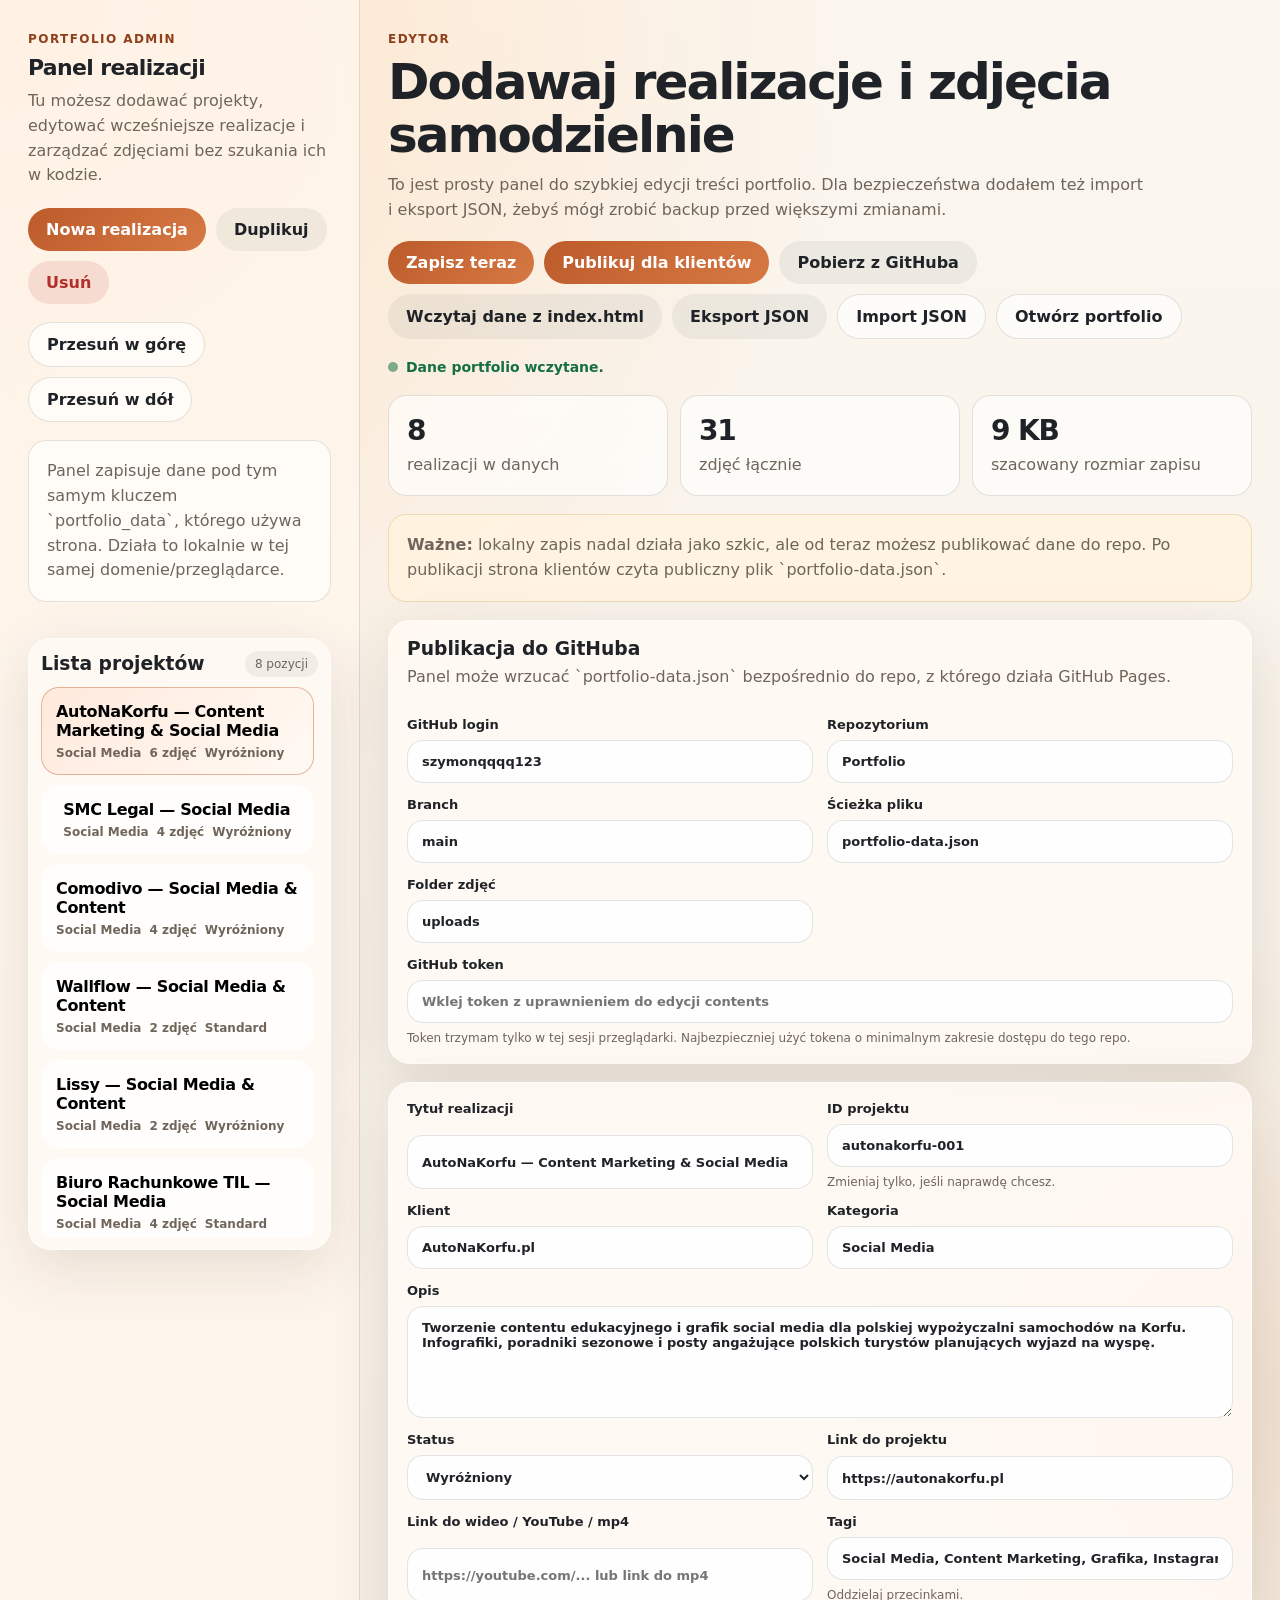
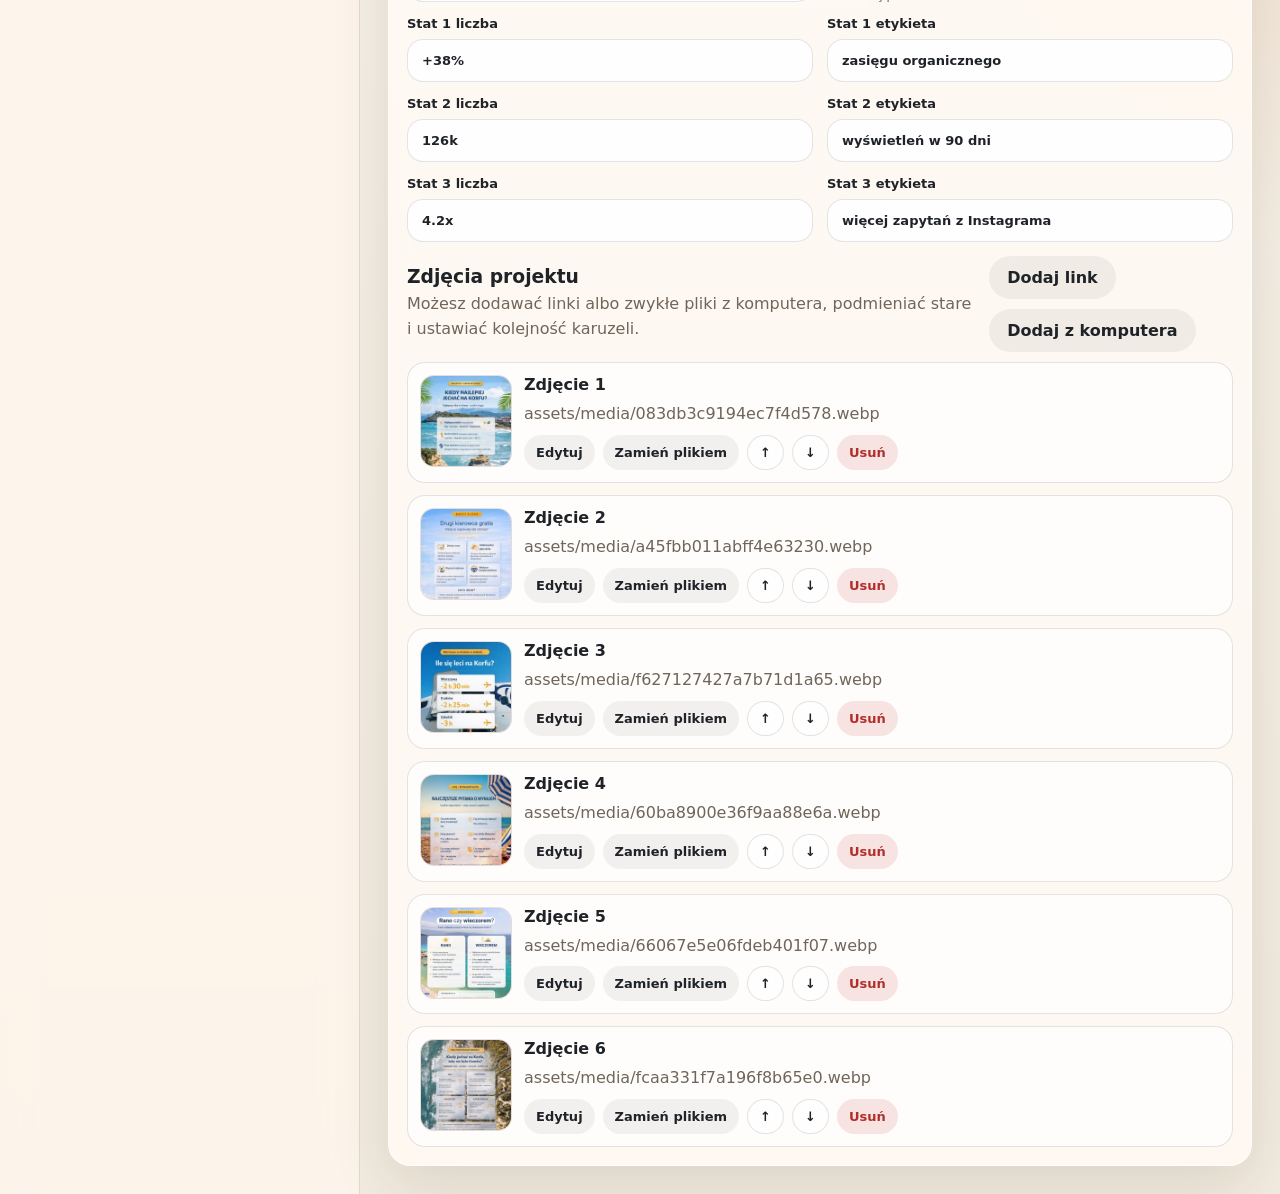
<file: admin.html>
<!DOCTYPE html>
<html lang="pl">
<head>
  <meta charset="UTF-8">
  <meta name="viewport" content="width=device-width, initial-scale=1.0">
  <title>Panel realizacji</title>
  <meta name="theme-color" content="#1f2328">
  <link rel="icon" href="favicon.ico" sizes="any">
  <link rel="icon" type="image/svg+xml" href="favicon.svg">
  <link rel="icon" type="image/png" sizes="32x32" href="favicon-32.png">
  <link rel="apple-touch-icon" sizes="180x180" href="apple-touch-icon.png">
  <style>
    :root {
      --bg: #f4efe7;
      --panel: rgba(255, 250, 244, 0.88);
      --panel-strong: #fffaf4;
      --ink: #1f2328;
      --muted: #6f655a;
      --line: rgba(39, 28, 20, 0.12);
      --brand: #bd5b2b;
      --brand-dark: #8f3f19;
      --ok: #156f44;
      --warn: #a86400;
      --danger: #b22f29;
      --shadow: 0 18px 60px rgba(52, 31, 18, 0.12);
      --radius: 22px;
    }

    * {
      box-sizing: border-box;
    }

    body {
      margin: 0;
      font-family: "Segoe UI", system-ui, sans-serif;
      color: var(--ink);
      background:
        radial-gradient(circle at top left, rgba(255, 209, 163, 0.55), transparent 28%),
        radial-gradient(circle at right center, rgba(215, 146, 96, 0.16), transparent 24%),
        linear-gradient(180deg, #fbf6ef 0%, #f2ebdf 100%);
      min-height: 100vh;
    }

    a {
      color: inherit;
    }

    .shell {
      display: grid;
      grid-template-columns: 360px minmax(0, 1fr);
      min-height: 100vh;
    }

    .sidebar {
      padding: 28px;
      border-right: 1px solid var(--line);
      background: rgba(255, 247, 238, 0.78);
      backdrop-filter: blur(18px);
    }

    .main {
      padding: 28px;
    }

    .panel {
      background: var(--panel);
      border: 1px solid rgba(255, 255, 255, 0.6);
      border-radius: var(--radius);
      box-shadow: var(--shadow);
      backdrop-filter: blur(12px);
    }

    .brand {
      margin-bottom: 20px;
    }

    .eyebrow {
      display: inline-block;
      margin-bottom: 10px;
      font-size: 12px;
      font-weight: 700;
      letter-spacing: 0.12em;
      text-transform: uppercase;
      color: var(--brand-dark);
    }

    h1, h2, h3 {
      margin: 0;
      line-height: 1.05;
    }

    h1 {
      font-size: clamp(30px, 4vw, 50px);
      letter-spacing: -0.04em;
      margin-bottom: 12px;
    }

    h2 {
      font-size: 22px;
      letter-spacing: -0.03em;
    }

    p {
      margin: 0;
      color: var(--muted);
      line-height: 1.55;
    }

    .stack {
      display: grid;
      gap: 18px;
    }

    .actions,
    .inline-actions {
      display: flex;
      flex-wrap: wrap;
      gap: 10px;
    }

    button,
    .button-link,
    .file-label {
      appearance: none;
      border: 0;
      border-radius: 999px;
      padding: 12px 18px;
      font: inherit;
      font-weight: 700;
      cursor: pointer;
      transition: transform 0.16s ease, background 0.16s ease, color 0.16s ease, opacity 0.16s ease;
      text-decoration: none;
      display: inline-flex;
      align-items: center;
      justify-content: center;
      gap: 8px;
    }

    button:hover,
    .button-link:hover,
    .file-label:hover {
      transform: translateY(-1px);
    }

    .btn-primary {
      background: linear-gradient(135deg, var(--brand), #d67944);
      color: #fff;
    }

    .btn-secondary {
      background: rgba(31, 35, 40, 0.06);
      color: var(--ink);
    }

    .btn-danger {
      background: rgba(178, 47, 41, 0.12);
      color: var(--danger);
    }

    .btn-ghost {
      background: rgba(255, 255, 255, 0.66);
      color: var(--ink);
      border: 1px solid var(--line);
    }

    .meta-card,
    .list-wrap,
    .editor-wrap,
    .tip,
    .notice {
      padding: 18px;
    }

    .meta-grid {
      display: grid;
      grid-template-columns: repeat(3, minmax(0, 1fr));
      gap: 12px;
    }

    .meta-card {
      background: rgba(255, 255, 255, 0.62);
      border: 1px solid var(--line);
      border-radius: 18px;
    }

    .meta-card strong {
      display: block;
      font-size: 28px;
      letter-spacing: -0.04em;
      margin-bottom: 6px;
    }

    .tip,
    .notice {
      border-radius: 18px;
      border: 1px solid var(--line);
      background: rgba(255, 255, 255, 0.6);
    }

    .notice.warn {
      background: rgba(255, 244, 224, 0.85);
      border-color: rgba(168, 100, 0, 0.18);
    }

    .notice.ok {
      background: rgba(232, 250, 240, 0.9);
      border-color: rgba(21, 111, 68, 0.18);
    }

    .status-line {
      display: inline-flex;
      align-items: center;
      gap: 8px;
      min-height: 20px;
      font-size: 14px;
      font-weight: 600;
      color: var(--muted);
    }

    .status-dot {
      width: 10px;
      height: 10px;
      border-radius: 999px;
      background: currentColor;
      opacity: 0.55;
    }

    .status-line.ok {
      color: var(--ok);
    }

    .status-line.warn {
      color: var(--warn);
    }

    .status-line.danger {
      color: var(--danger);
    }

    .list-wrap {
      margin-top: 18px;
      padding: 12px;
    }

    .project-list {
      display: grid;
      gap: 10px;
      max-height: calc(100vh - 350px);
      overflow: auto;
      padding-right: 4px;
    }

    .project-item {
      width: 100%;
      text-align: left;
      border-radius: 18px;
      padding: 14px;
      background: rgba(255, 255, 255, 0.75);
      border: 1px solid transparent;
      display: grid;
      gap: 6px;
    }

    .project-item.active {
      border-color: rgba(189, 91, 43, 0.4);
      background: linear-gradient(135deg, rgba(255, 233, 219, 0.95), rgba(255, 250, 244, 0.95));
    }

    .project-item strong {
      font-size: 16px;
      letter-spacing: -0.02em;
    }

    .project-meta {
      display: flex;
      flex-wrap: wrap;
      gap: 8px;
      font-size: 12px;
      color: var(--muted);
    }

    .chip {
      display: inline-flex;
      align-items: center;
      gap: 6px;
      padding: 6px 10px;
      border-radius: 999px;
      background: rgba(31, 35, 40, 0.06);
      font-size: 12px;
      color: var(--muted);
    }

    .editor-wrap {
      display: grid;
      gap: 18px;
    }

    .form-grid {
      display: grid;
      grid-template-columns: repeat(2, minmax(0, 1fr));
      gap: 14px;
    }

    .full {
      grid-column: 1 / -1;
    }

    label {
      display: grid;
      gap: 8px;
      font-size: 13px;
      font-weight: 700;
      color: var(--ink);
    }

    input,
    textarea,
    select {
      width: 100%;
      border-radius: 16px;
      border: 1px solid rgba(31, 35, 40, 0.12);
      background: rgba(255, 255, 255, 0.92);
      padding: 13px 14px;
      font: inherit;
      color: var(--ink);
      resize: vertical;
    }

    textarea {
      min-height: 112px;
    }

    input:focus,
    textarea:focus,
    select:focus {
      outline: 2px solid rgba(189, 91, 43, 0.2);
      border-color: rgba(189, 91, 43, 0.5);
    }

    .field-note {
      font-size: 12px;
      font-weight: 500;
      color: var(--muted);
    }

    fieldset {
      margin: 0;
      padding: 0;
      border: 0;
      min-width: 0;
    }

    fieldset:disabled {
      opacity: 0.55;
    }

    .section-head {
      display: flex;
      align-items: center;
      justify-content: space-between;
      gap: 12px;
      margin-bottom: 10px;
    }

    .image-list {
      display: grid;
      gap: 12px;
    }

    .image-item {
      border: 1px solid var(--line);
      border-radius: 18px;
      padding: 12px;
      background: rgba(255, 255, 255, 0.7);
      display: grid;
      grid-template-columns: 92px minmax(0, 1fr);
      gap: 12px;
      align-items: start;
    }

    .thumb {
      width: 92px;
      height: 92px;
      border-radius: 14px;
      overflow: hidden;
      background: linear-gradient(135deg, rgba(189, 91, 43, 0.12), rgba(31, 35, 40, 0.05));
      display: grid;
      place-items: center;
      color: var(--muted);
      font-size: 12px;
      text-align: center;
      border: 1px solid rgba(31, 35, 40, 0.08);
    }

    .thumb img {
      width: 100%;
      height: 100%;
      object-fit: cover;
      display: block;
    }

    .image-copy {
      display: grid;
      gap: 8px;
    }

    .image-title {
      font-weight: 700;
      word-break: break-word;
    }

    .image-actions {
      display: flex;
      flex-wrap: wrap;
      gap: 8px;
    }

    .image-actions button {
      padding: 9px 12px;
      font-size: 13px;
    }

    .empty {
      padding: 18px;
      border-radius: 18px;
      border: 1px dashed rgba(31, 35, 40, 0.18);
      color: var(--muted);
      background: rgba(255, 255, 255, 0.45);
      text-align: center;
    }

    .hidden-input {
      display: none;
    }

    @media (max-width: 980px) {
      .shell {
        grid-template-columns: 1fr;
      }

      .sidebar {
        border-right: 0;
        border-bottom: 1px solid var(--line);
      }

      .project-list {
        max-height: none;
      }

      .meta-grid,
      .form-grid {
        grid-template-columns: 1fr;
      }
    }
  </style>
</head>
<body>
  <div class="shell">
    <aside class="sidebar">
      <div class="brand">
        <div class="eyebrow">Portfolio Admin</div>
        <h2>Panel realizacji</h2>
        <p style="margin-top:10px">Tu możesz dodawać projekty, edytować wcześniejsze realizacje i zarządzać zdjęciami bez szukania ich w kodzie.</p>
      </div>

      <div class="stack">
        <div class="actions">
          <button class="btn-primary" id="addProjectBtn" type="button">Nowa realizacja</button>
          <button class="btn-secondary" id="duplicateProjectBtn" type="button">Duplikuj</button>
          <button class="btn-danger" id="deleteProjectBtn" type="button">Usuń</button>
        </div>

        <div class="actions">
          <button class="btn-ghost" id="moveUpBtn" type="button">Przesuń w górę</button>
          <button class="btn-ghost" id="moveDownBtn" type="button">Przesuń w dół</button>
        </div>

        <div class="tip">
          <p>Panel zapisuje dane pod tym samym kluczem `portfolio_data`, którego używa strona. Działa to lokalnie w tej samej domenie/przeglądarce.</p>
        </div>

        <div class="list-wrap panel">
          <div class="section-head">
            <h3>Lista projektów</h3>
            <span class="chip" id="projectCountChip">0 pozycji</span>
          </div>
          <div class="project-list" id="projectList"></div>
        </div>
      </div>
    </aside>

    <main class="main">
      <div class="stack">
        <div>
          <div class="eyebrow">Edytor</div>
          <h1>Dodawaj realizacje i zdjęcia samodzielnie</h1>
          <p style="max-width:760px">To jest prosty panel do szybkiej edycji treści portfolio. Dla bezpieczeństwa dodałem też import i eksport JSON, żebyś mógł zrobić backup przed większymi zmianami.</p>
        </div>

        <div class="actions">
          <button class="btn-primary" id="saveBtn" type="button">Zapisz teraz</button>
          <button class="btn-primary" id="publishBtn" type="button">Publikuj dla klientów</button>
          <button class="btn-secondary" id="pullGithubBtn" type="button">Pobierz z GitHuba</button>
          <button class="btn-secondary" id="seedBtn" type="button">Wczytaj dane z index.html</button>
          <button class="btn-secondary" id="exportBtn" type="button">Eksport JSON</button>
          <label class="file-label btn-ghost" for="importInput">Import JSON</label>
          <input class="hidden-input" type="file" id="importInput" accept="application/json">
          <a class="button-link btn-ghost" href="index.html" target="_blank" rel="noreferrer">Otwórz portfolio</a>
        </div>

        <div class="status-line" id="statusLine">
          <span class="status-dot"></span>
          <span>Gotowe do pracy.</span>
        </div>

        <div class="meta-grid">
          <div class="meta-card">
            <strong id="metaProjects">0</strong>
            <p>realizacji w danych</p>
          </div>
          <div class="meta-card">
            <strong id="metaImages">0</strong>
            <p>zdjęć łącznie</p>
          </div>
          <div class="meta-card">
            <strong id="metaSize">0 KB</strong>
            <p>szacowany rozmiar zapisu</p>
          </div>
        </div>

        <div class="notice warn">
          <p><strong>Ważne:</strong> lokalny zapis nadal działa jako szkic, ale od teraz możesz publikować dane do repo. Po publikacji strona klientów czyta publiczny plik `portfolio-data.json`.</p>
        </div>

        <div class="editor-wrap panel">
          <div class="section-head">
            <div>
              <h3>Publikacja do GitHuba</h3>
              <p style="margin-top:6px">Panel może wrzucać `portfolio-data.json` bezpośrednio do repo, z którego działa GitHub Pages.</p>
            </div>
          </div>

          <div class="form-grid">
            <label>
              GitHub login
              <input type="text" id="githubOwner" placeholder="Np. szymonqqqq123">
            </label>

            <label>
              Repozytorium
              <input type="text" id="githubRepo" placeholder="Np. Portfolio">
            </label>

            <label>
              Branch
              <input type="text" id="githubBranch" placeholder="Np. main">
            </label>

            <label>
              Ścieżka pliku
              <input type="text" id="githubPath" placeholder="Np. portfolio-data.json">
            </label>

            <label>
              Folder zdjęć
              <input type="text" id="githubAssetsDir" placeholder="Np. uploads">
            </label>

            <label class="full">
              GitHub token
              <input type="password" id="githubToken" placeholder="Wklej token z uprawnieniem do edycji contents">
              <span class="field-note">Token trzymam tylko w tej sesji przeglądarki. Najbezpieczniej użyć tokena o minimalnym zakresie dostępu do tego repo.</span>
            </label>
          </div>
        </div>

        <div class="editor-wrap panel">
          <fieldset id="editorFieldset">
            <div class="form-grid" id="projectForm">
              <label>
                Tytuł realizacji
                <input type="text" id="fieldTitle" placeholder="Np. Kampania Meta Ads dla marki X">
              </label>

              <label>
                ID projektu
                <input type="text" id="fieldId" placeholder="Generowane automatycznie">
                <span class="field-note">Zmieniaj tylko, jeśli naprawdę chcesz.</span>
              </label>

              <label>
                Klient
                <input type="text" id="fieldClient" placeholder="Np. AutoNaKorfu.pl">
              </label>

              <label>
                Kategoria
                <input type="text" id="fieldCategory" placeholder="Np. Social Media">
              </label>

              <label class="full">
                Opis
                <textarea id="fieldDesc" placeholder="Krótki opis projektu, efektów i zakresu prac."></textarea>
              </label>

              <label>
                Status
                <select id="fieldStatus">
                  <option value="">Standardowy</option>
                  <option value="featured">Wyróżniony</option>
                </select>
              </label>

              <label>
                Link do projektu
                <input type="url" id="fieldUrl" placeholder="https://...">
              </label>

              <label>
                Link do wideo / YouTube / mp4
                <input type="text" id="fieldYoutubeUrl" placeholder="https://youtube.com/... lub link do mp4">
              </label>

              <label>
                Tagi
                <input type="text" id="fieldTags" placeholder="Meta Ads, Social Media, Branding">
                <span class="field-note">Oddzielaj przecinkami.</span>
              </label>

              <label>
                Stat 1 liczba
                <input type="text" id="fieldStat1num" placeholder="Np. 320%">
              </label>

              <label>
                Stat 1 etykieta
                <input type="text" id="fieldStat1label" placeholder="Np. wzrost ROAS">
              </label>

              <label>
                Stat 2 liczba
                <input type="text" id="fieldStat2num" placeholder="Np. 4.8x">
              </label>

              <label>
                Stat 2 etykieta
                <input type="text" id="fieldStat2label" placeholder="Np. zwrot z kampanii">
              </label>

              <label>
                Stat 3 liczba
                <input type="text" id="fieldStat3num" placeholder="Np. 120k">
              </label>

              <label>
                Stat 3 etykieta
                <input type="text" id="fieldStat3label" placeholder="Np. wyświetleń miesięcznie">
              </label>

              <div class="full">
                <div class="section-head">
                  <div>
                    <h3>Zdjęcia projektu</h3>
                    <p style="margin-top:6px">Możesz dodawać linki albo zwykłe pliki z komputera, podmieniać stare i ustawiać kolejność karuzeli.</p>
                  </div>
                  <div class="inline-actions">
                    <button class="btn-secondary" id="addImageBtn" type="button">Dodaj link</button>
                    <button class="btn-secondary" id="addImageFileBtn" type="button">Dodaj z komputera</button>
                  </div>
                </div>
                <div class="image-list" id="imageList"></div>
                <input class="hidden-input" type="file" id="imageUploadInput" accept="image/*" multiple>
              </div>
            </div>
          </fieldset>
        </div>
      </div>
    </main>
  </div>

  <script>
    (function() {
      const STORAGE_KEY = 'portfolio_data';
      const GITHUB_CONFIG_KEY = 'portfolio_github_config';
      const GITHUB_TOKEN_KEY = 'portfolio_github_token';
      const PUBLIC_DATA_URL = 'portfolio-data.json';
      const VIDEO_DISABLED_PROJECTS = {
        'autonakorfu-001': true
      };
      const els = {
        projectList: document.getElementById('projectList'),
        projectCountChip: document.getElementById('projectCountChip'),
        statusLine: document.getElementById('statusLine'),
        metaProjects: document.getElementById('metaProjects'),
        metaImages: document.getElementById('metaImages'),
        metaSize: document.getElementById('metaSize'),
        editorFieldset: document.getElementById('editorFieldset'),
        imageList: document.getElementById('imageList'),
        importInput: document.getElementById('importInput'),
        fieldTitle: document.getElementById('fieldTitle'),
        fieldId: document.getElementById('fieldId'),
        fieldClient: document.getElementById('fieldClient'),
        fieldCategory: document.getElementById('fieldCategory'),
        fieldDesc: document.getElementById('fieldDesc'),
        fieldStatus: document.getElementById('fieldStatus'),
        fieldUrl: document.getElementById('fieldUrl'),
        fieldYoutubeUrl: document.getElementById('fieldYoutubeUrl'),
        fieldTags: document.getElementById('fieldTags'),
        fieldStat1num: document.getElementById('fieldStat1num'),
        fieldStat1label: document.getElementById('fieldStat1label'),
        fieldStat2num: document.getElementById('fieldStat2num'),
        fieldStat2label: document.getElementById('fieldStat2label'),
        fieldStat3num: document.getElementById('fieldStat3num'),
        fieldStat3label: document.getElementById('fieldStat3label'),
        githubOwner: document.getElementById('githubOwner'),
        githubRepo: document.getElementById('githubRepo'),
        githubBranch: document.getElementById('githubBranch'),
        githubPath: document.getElementById('githubPath'),
        githubAssetsDir: document.getElementById('githubAssetsDir'),
        githubToken: document.getElementById('githubToken'),
        imageUploadInput: document.getElementById('imageUploadInput')
      };

      let state = createEmptyState();
      let selectedProjectId = null;
      let saveTimer = null;
      let githubConfig = createDefaultGithubConfig();

      function createEmptyState() {
        return {
          projects: [],
          services: [],
          profile: {},
          settings: {}
        };
      }

      function cloneState(state) {
        const src = state || {};
        return {
          projects: Array.isArray(src.projects) ? src.projects.slice() : [],
          services: Array.isArray(src.services) ? src.services.slice() : [],
          profile: Object.assign({}, src.profile || {}),
          settings: Object.assign({}, src.settings || {})
        };
      }

      function createDefaultGithubConfig() {
        return {
          owner: 'szymonqqqq123',
          repo: 'Portfolio',
          branch: 'main',
          path: 'portfolio-data.json',
          assetsDir: 'uploads',
          token: ''
        };
      }

      function slugify(value) {
        return String(value || '')
          .toLowerCase()
          .normalize('NFD')
          .replace(/[\u0300-\u036f]/g, '')
          .replace(/[^a-z0-9]+/g, '-')
          .replace(/^-+|-+$/g, '')
          .slice(0, 40) || 'realizacja';
      }

      function generateId(seed) {
        return slugify(seed) + '-' + Math.random().toString(36).slice(2, 7);
      }

      function makeUniqueProjectId(rawId, fallbackSeed, currentId) {
        let desired = String(rawId || '').trim();
        if (!desired) {
          desired = currentId || generateId(fallbackSeed || 'realizacja');
        }

        let candidate = desired;
        let counter = 2;
        while (state.projects.some(function(project) {
          return project.id === candidate && project.id !== currentId;
        })) {
          candidate = desired + '-' + counter;
          counter += 1;
        }
        return candidate;
      }

      function parseTags(value) {
        return String(value || '')
          .split(',')
          .map(function(tag) { return tag.trim(); })
          .filter(Boolean);
      }

      function escapeHtml(value) {
        return String(value == null ? '' : value)
          .replace(/&/g, '&amp;')
          .replace(/</g, '&lt;')
          .replace(/>/g, '&gt;')
          .replace(/"/g, '&quot;')
          .replace(/'/g, '&#39;');
      }

      function normalizeProject(project, index) {
        const src = project && typeof project === 'object' ? project : {};
        const title = src.title || 'Nowa realizacja';
        const projectId = String(src.id || generateId(title + '-' + index));
        return {
          id: projectId,
          title: String(title),
          client: String(src.client || ''),
          desc: String(src.desc || ''),
          category: String(src.category || ''),
          tags: Array.isArray(src.tags) ? src.tags.filter(Boolean).map(String) : parseTags(src.tags),
          stat1num: String(src.stat1num || ''),
          stat1label: String(src.stat1label || ''),
          stat2num: String(src.stat2num || ''),
          stat2label: String(src.stat2label || ''),
          stat3num: String(src.stat3num || ''),
          stat3label: String(src.stat3label || ''),
          status: src.status === 'featured' ? 'featured' : '',
          url: String(src.url || ''),
          youtubeUrl: VIDEO_DISABLED_PROJECTS[projectId] ? '' : String(src.youtubeUrl || ''),
          images: Array.isArray(src.images) ? src.images.filter(Boolean).map(String) : [],
          updatedAt: Number(src.updatedAt) || Date.now()
        };
      }

      function ensureStateShape(raw) {
        const src = raw && typeof raw === 'object' ? raw : {};
        return {
          projects: Array.isArray(src.projects) ? src.projects.map(normalizeProject) : [],
          services: Array.isArray(src.services) ? src.services.slice() : [],
          profile: src.profile && typeof src.profile === 'object' ? Object.assign({}, src.profile) : {},
          settings: src.settings && typeof src.settings === 'object' ? Object.assign({}, src.settings) : {}
        };
      }

      function mergePortfolioLists(baseList, incomingList) {
        const merged = Array.isArray(baseList) ? baseList.slice() : [];
        const indexById = {};

        merged.forEach(function(item, index) {
          if (item && item.id != null) {
            indexById[String(item.id)] = index;
          }
        });

        (Array.isArray(incomingList) ? incomingList : []).forEach(function(item) {
          if (!item) return;
          if (item.id == null) {
            merged.push(item);
            return;
          }

          const key = String(item.id);
          if (Object.prototype.hasOwnProperty.call(indexById, key)) {
            merged[indexById[key]] = Object.assign({}, merged[indexById[key]], item);
            return;
          }

          indexById[key] = merged.length;
          merged.push(item);
        });

        return merged;
      }

      function mergePortfolioState(baseState, incomingState) {
        const base = cloneState(baseState);
        const incoming = incomingState || {};

        return ensureStateShape({
          projects: mergePortfolioLists(base.projects, incoming.projects),
          services: mergePortfolioLists(base.services, incoming.services),
          profile: Object.assign({}, base.profile, incoming.profile || {}),
          settings: Object.assign({}, base.settings, incoming.settings || {})
        });
      }

      async function fetchPublicPortfolioState() {
        try {
          const response = await fetch(PUBLIC_DATA_URL, { cache: 'no-store' });
          if (!response.ok) {
            return null;
          }
          return ensureStateShape(await response.json());
        } catch (error) {
          console.warn('public portfolio-data fetch failed:', error);
          return null;
        }
      }

      async function getFallbackStateFromIndex() {
        const frame = document.createElement('iframe');
        frame.style.display = 'none';
        frame.src = 'index.html?seed=' + Date.now();
        document.body.appendChild(frame);

        try {
          await new Promise(function(resolve, reject) {
            const timeout = setTimeout(function() {
              reject(new Error('timeout'));
            }, 12000);

            frame.onload = function() {
              clearTimeout(timeout);
              setTimeout(resolve, 1200);
            };

            frame.onerror = function() {
              clearTimeout(timeout);
              reject(new Error('load-error'));
            };
          });

          return ensureStateShape(frame.contentWindow && frame.contentWindow.__portfolioFallbackState);
        } catch (error) {
          console.warn('index fallback load failed:', error);
          return null;
        } finally {
          frame.remove();
        }
      }

      async function loadVisiblePortfolioState() {
        const localDraft = loadState();
        const fallbackState = await getFallbackStateFromIndex();
        const publishedState = await fetchPublicPortfolioState();

        let merged = fallbackState ? mergePortfolioState(createEmptyState(), fallbackState) : createEmptyState();

        if (publishedState) {
          merged = mergePortfolioState(merged, publishedState);
        }

        if (localDraft && (localDraft.projects.length || Object.keys(localDraft.profile || {}).length || (localDraft.services || []).length)) {
          merged = mergePortfolioState(merged, localDraft);
        }

        return ensureStateShape(merged);
      }

      function loadGithubConfig() {
        let config = createDefaultGithubConfig();

        try {
          const saved = localStorage.getItem(GITHUB_CONFIG_KEY);
          if (saved) {
            config = Object.assign(config, JSON.parse(saved));
          }
        } catch (error) {
          console.warn('github config read failed:', error);
        }

        try {
          config.token = sessionStorage.getItem(GITHUB_TOKEN_KEY) || '';
        } catch (error) {
          console.warn('github token read failed:', error);
        }

        return config;
      }

      function saveGithubConfig() {
        githubConfig = {
          owner: els.githubOwner.value.trim(),
          repo: els.githubRepo.value.trim(),
          branch: els.githubBranch.value.trim() || 'main',
          path: els.githubPath.value.trim() || 'portfolio-data.json',
          assetsDir: els.githubAssetsDir.value.trim() || 'uploads',
          token: els.githubToken.value.trim()
        };

        try {
          localStorage.setItem(GITHUB_CONFIG_KEY, JSON.stringify({
            owner: githubConfig.owner,
            repo: githubConfig.repo,
            branch: githubConfig.branch,
            path: githubConfig.path,
            assetsDir: githubConfig.assetsDir
          }));
        } catch (error) {
          console.warn('github config write failed:', error);
        }

        try {
          if (githubConfig.token) {
            sessionStorage.setItem(GITHUB_TOKEN_KEY, githubConfig.token);
          } else {
            sessionStorage.removeItem(GITHUB_TOKEN_KEY);
          }
        } catch (error) {
          console.warn('github token write failed:', error);
        }

        return githubConfig;
      }

      function fillGithubConfig() {
        els.githubOwner.value = githubConfig.owner || '';
        els.githubRepo.value = githubConfig.repo || '';
        els.githubBranch.value = githubConfig.branch || 'main';
        els.githubPath.value = githubConfig.path || 'portfolio-data.json';
        els.githubAssetsDir.value = githubConfig.assetsDir || 'uploads';
        els.githubToken.value = githubConfig.token || '';
      }

      function encodeGithubPath(path) {
        return String(path || '')
          .split('/')
          .filter(Boolean)
          .map(encodeURIComponent)
          .join('/');
      }

      function getGithubApiUrl(config) {
        return 'https://api.github.com/repos/' +
          encodeURIComponent(config.owner) + '/' +
          encodeURIComponent(config.repo) + '/contents/' +
          encodeGithubPath(config.path);
      }

      function getGithubHeaders(token) {
        return {
          'Accept': 'application/vnd.github+json',
          'Authorization': 'Bearer ' + token,
          'X-GitHub-Api-Version': '2022-11-28',
          'Content-Type': 'application/json'
        };
      }

      function utf8ToBase64(value) {
        const bytes = new TextEncoder().encode(value);
        let binary = '';
        const chunkSize = 0x8000;
        for (let i = 0; i < bytes.length; i += chunkSize) {
          binary += String.fromCharCode.apply(null, bytes.subarray(i, i + chunkSize));
        }
        return btoa(binary);
      }

      function base64ToUtf8(value) {
        const binary = atob(String(value || '').replace(/\n/g, ''));
        const bytes = Uint8Array.from(binary, function(char) {
          return char.charCodeAt(0);
        });
        return new TextDecoder().decode(bytes);
      }

      function dataUriToGithubUploadInfo(dataUri, project, imageIndex, config) {
        const match = String(dataUri || '').match(/^data:(image\/[a-zA-Z0-9.+-]+);base64,(.+)$/);
        if (!match) {
          return null;
        }

        const mimeType = match[1].toLowerCase();
        const base64 = match[2];
        const extensionMap = {
          'image/jpeg': 'jpg',
          'image/jpg': 'jpg',
          'image/png': 'png',
          'image/webp': 'webp',
          'image/gif': 'gif',
          'image/svg+xml': 'svg',
          'image/avif': 'avif'
        };
        const extension = extensionMap[mimeType] || 'png';
        const folder = String(config.assetsDir || 'uploads').replace(/^\/+|\/+$/g, '');
        const fileName = [
          slugify(project.id || project.title || 'realizacja'),
          Date.now(),
          imageIndex + 1
        ].join('-') + '.' + extension;
        const path = (folder ? folder + '/' : '') + fileName;

        return {
          path: path,
          publicUrl: path,
          base64: base64
        };
      }

      async function putGithubFile(config, path, base64Content, message, sha) {
        const response = await fetch(
          'https://api.github.com/repos/' +
            encodeURIComponent(config.owner) + '/' +
            encodeURIComponent(config.repo) + '/contents/' +
            encodeGithubPath(path),
          {
            method: 'PUT',
            headers: getGithubHeaders(config.token),
            body: JSON.stringify({
              message: message,
              content: base64Content,
              branch: config.branch,
              sha: sha
            })
          }
        );

        if (!response.ok) {
          const raw = await response.text();
          throw new Error('GitHub API error ' + response.status + ': ' + raw);
        }

        return response.json();
      }

      async function buildPublishedState(config) {
        const published = ensureStateShape(JSON.parse(JSON.stringify(state)));
        const uploadedBySource = {};

        for (const project of published.projects) {
          const images = Array.isArray(project.images) ? project.images.slice() : [];

          for (let index = 0; index < images.length; index += 1) {
            const image = images[index];
            if (!/^data:image\//.test(image || '')) {
              continue;
            }

            if (uploadedBySource[image]) {
              images[index] = uploadedBySource[image];
              continue;
            }

            const upload = dataUriToGithubUploadInfo(image, project, index, config);
            if (!upload) continue;

            await putGithubFile(
              config,
              upload.path,
              upload.base64,
              'Upload portfolio image via admin panel'
            );

            uploadedBySource[image] = upload.publicUrl;
            images[index] = upload.publicUrl;
          }

          project.images = images;
        }

        return published;
      }

      function loadState() {
        try {
          const saved = localStorage.getItem(STORAGE_KEY);
          return ensureStateShape(saved ? JSON.parse(saved) : createEmptyState());
        } catch (error) {
          setStatus('Nie udało się odczytać danych z localStorage.', 'danger');
          return createEmptyState();
        }
      }

      function saveState(showStatus) {
        const safeState = ensureStateShape(state);
        try {
          localStorage.setItem(STORAGE_KEY, JSON.stringify(safeState));
          state = safeState;
          updateMeta();
          if (showStatus !== false) {
            setStatus('Zmiany zapisane lokalnie.', 'ok');
          }
          return true;
        } catch (error) {
          setStatus('Zapis nie powiódł się. Prawdopodobnie dane są za ciężkie.', 'danger');
          alert('Nie udało się zapisać danych. Jeśli wklejasz obrazy jako bardzo duże base64, localStorage może być za mały. Lepiej używać zwykłych linków do obrazów.');
          return false;
        }
      }

      function scheduleSave() {
        clearTimeout(saveTimer);
        saveTimer = setTimeout(function() {
          saveState(true);
        }, 350);
      }

      function setStatus(message, tone) {
        els.statusLine.className = 'status-line' + (tone ? ' ' + tone : '');
        els.statusLine.innerHTML = '<span class="status-dot"></span><span>' + escapeHtml(message) + '</span>';
      }

      function getSelectedProject() {
        return state.projects.find(function(project) {
          return project.id === selectedProjectId;
        }) || null;
      }

      function syncCurrentProjectFromFields(shouldSave) {
        const project = getSelectedProject();
        if (!project) return;

        project.title = els.fieldTitle.value.trim() || 'Nowa realizacja';
        project.id = makeUniqueProjectId(els.fieldId.value, project.title, project.id);
        project.client = els.fieldClient.value.trim();
        project.category = els.fieldCategory.value.trim();
        project.desc = els.fieldDesc.value.trim();
        project.status = els.fieldStatus.value;
        project.url = els.fieldUrl.value.trim();
        project.youtubeUrl = els.fieldYoutubeUrl.value.trim();
        project.tags = parseTags(els.fieldTags.value);
        project.stat1num = els.fieldStat1num.value.trim();
        project.stat1label = els.fieldStat1label.value.trim();
        project.stat2num = els.fieldStat2num.value.trim();
        project.stat2label = els.fieldStat2label.value.trim();
        project.stat3num = els.fieldStat3num.value.trim();
        project.stat3label = els.fieldStat3label.value.trim();
        project.updatedAt = Date.now();

        selectedProjectId = project.id;
        els.fieldId.value = project.id;
        renderProjectList();
        updateMeta();

        if (shouldSave !== false) {
          scheduleSave();
        }
      }

      function fillForm() {
        const project = getSelectedProject();
        const disabled = !project;
        els.editorFieldset.disabled = disabled;

        if (!project) {
          [
            els.fieldTitle,
            els.fieldId,
            els.fieldClient,
            els.fieldCategory,
            els.fieldDesc,
            els.fieldUrl,
            els.fieldYoutubeUrl,
            els.fieldTags,
            els.fieldStat1num,
            els.fieldStat1label,
            els.fieldStat2num,
            els.fieldStat2label,
            els.fieldStat3num,
            els.fieldStat3label
          ].forEach(function(input) {
            input.value = '';
          });
          els.fieldStatus.value = '';
          renderImageList();
          return;
        }

        els.fieldTitle.value = project.title || '';
        els.fieldId.value = project.id || '';
        els.fieldClient.value = project.client || '';
        els.fieldCategory.value = project.category || '';
        els.fieldDesc.value = project.desc || '';
        els.fieldStatus.value = project.status || '';
        els.fieldUrl.value = project.url || '';
        els.fieldYoutubeUrl.value = project.youtubeUrl || '';
        els.fieldTags.value = (project.tags || []).join(', ');
        els.fieldStat1num.value = project.stat1num || '';
        els.fieldStat1label.value = project.stat1label || '';
        els.fieldStat2num.value = project.stat2num || '';
        els.fieldStat2label.value = project.stat2label || '';
        els.fieldStat3num.value = project.stat3num || '';
        els.fieldStat3label.value = project.stat3label || '';
        renderImageList();
      }

      function truncateMiddle(value, max) {
        const text = String(value || '');
        if (text.length <= max) return text;
        const edge = Math.floor((max - 3) / 2);
        return text.slice(0, edge) + '...' + text.slice(text.length - edge);
      }

      function isProbablyImageSource(value) {
        return (
          /^data:image\//.test(value) ||
          /^https?:\/\//.test(value) ||
          value.startsWith('/') ||
          /^[a-zA-Z0-9._/-]+\.(png|jpe?g|webp|gif|svg|avif)$/i.test(value)
        );
      }

      function formatImageLabel(value) {
        if (!value) return 'Pusty wpis';
        if (/^data:image\//.test(value)) {
          return 'Osadzony obraz (data URI, ' + Math.round(value.length / 1024) + ' KB)';
        }
        return truncateMiddle(value, 90);
      }

      function fileToDataUrl(file) {
        return new Promise(function(resolve, reject) {
          const reader = new FileReader();
          reader.onload = function(event) {
            resolve(String(event.target.result || ''));
          };
          reader.onerror = function() {
            reject(new Error('file-read-error'));
          };
          reader.readAsDataURL(file);
        });
      }

      function hasGithubUploadConfig(config) {
        return !!(
          config &&
          config.owner &&
          config.repo &&
          config.branch &&
          config.assetsDir &&
          config.token
        );
      }

      async function uploadImageFileToGithub(file, project, imageIndex, config) {
        const dataUrl = await fileToDataUrl(file);
        const upload = dataUriToGithubUploadInfo(dataUrl, project, imageIndex, config);

        if (!upload) {
          throw new Error('invalid-image-data');
        }

        await putGithubFile(
          config,
          upload.path,
          upload.base64,
          'Upload portfolio image via admin panel'
        );

        return upload.publicUrl;
      }

      function renderImageList() {
        const project = getSelectedProject();
        if (!project) {
          els.imageList.innerHTML = '<div class="empty">Wybierz albo dodaj projekt, żeby zarządzać zdjęciami.</div>';
          return;
        }

        const images = Array.isArray(project.images) ? project.images : [];
        if (!images.length) {
          els.imageList.innerHTML = '<div class="empty">Ten projekt nie ma jeszcze żadnych zdjęć.</div>';
          return;
        }

        els.imageList.innerHTML = images.map(function(image, index) {
          const preview = isProbablyImageSource(image)
            ? '<img src="' + escapeHtml(image) + '" alt="Podgląd zdjęcia ' + (index + 1) + '">'
            : '<span>Brak podglądu</span>';

          return (
            '<div class="image-item">' +
              '<div class="thumb">' + preview + '</div>' +
              '<div class="image-copy">' +
                '<div class="image-title">Zdjęcie ' + (index + 1) + '</div>' +
                '<p>' + escapeHtml(formatImageLabel(image)) + '</p>' +
                '<div class="image-actions">' +
                  '<button class="btn-secondary" type="button" data-action="edit-image" data-index="' + index + '">Edytuj</button>' +
                  '<button class="btn-secondary" type="button" data-action="replace-image-file" data-index="' + index + '">Zamień plikiem</button>' +
                  '<button class="btn-ghost" type="button" data-action="move-image-up" data-index="' + index + '"' + (index === 0 ? ' disabled' : '') + '>↑</button>' +
                  '<button class="btn-ghost" type="button" data-action="move-image-down" data-index="' + index + '"' + (index === images.length - 1 ? ' disabled' : '') + '>↓</button>' +
                  '<button class="btn-danger" type="button" data-action="delete-image" data-index="' + index + '">Usuń</button>' +
                '</div>' +
              '</div>' +
            '</div>'
          );
        }).join('');
      }

      function renderProjectList() {
        const projects = state.projects || [];
        els.projectCountChip.textContent = projects.length + (projects.length === 1 ? ' pozycja' : ' pozycji');

        if (!projects.length) {
          els.projectList.innerHTML = '<div class="empty">Nie ma jeszcze żadnych projektów. Kliknij "Nowa realizacja".</div>';
          return;
        }

        els.projectList.innerHTML = projects.map(function(project) {
          const activeClass = project.id === selectedProjectId ? ' active' : '';
          const images = Array.isArray(project.images) ? project.images.length : 0;
          const label = project.title || 'Bez tytułu';
          const category = project.category || 'Bez kategorii';
          const status = project.status === 'featured' ? 'Wyróżniony' : 'Standard';

          return (
            '<button class="project-item' + activeClass + '" type="button" data-action="select-project" data-id="' + escapeHtml(project.id) + '">' +
              '<strong>' + escapeHtml(label) + '</strong>' +
              '<div class="project-meta">' +
                '<span>' + escapeHtml(category) + '</span>' +
                '<span>' + images + ' zdjęć</span>' +
                '<span>' + escapeHtml(status) + '</span>' +
              '</div>' +
            '</button>'
          );
        }).join('');
      }

      function updateMeta() {
        const projects = state.projects || [];
        const imageCount = projects.reduce(function(sum, project) {
          return sum + ((project.images || []).length);
        }, 0);
        const size = Math.round(JSON.stringify(state).length / 1024);
        els.metaProjects.textContent = String(projects.length);
        els.metaImages.textContent = String(imageCount);
        els.metaSize.textContent = size + ' KB';
      }

      function renderAll() {
        if (!selectedProjectId && state.projects.length) {
          selectedProjectId = state.projects[0].id;
        }
        if (selectedProjectId && !getSelectedProject() && state.projects.length) {
          selectedProjectId = state.projects[0].id;
        }
        if (!state.projects.length) {
          selectedProjectId = null;
        }

        renderProjectList();
        fillForm();
        updateMeta();
      }

      function createProject() {
        syncCurrentProjectFromFields(false);
        const project = normalizeProject({
          title: 'Nowa realizacja',
          category: 'Nowa kategoria',
          images: [],
          tags: []
        }, state.projects.length + 1);
        state.projects.unshift(project);
        selectedProjectId = project.id;
        renderAll();
        scheduleSave();
      }

      function duplicateProject() {
        const current = getSelectedProject();
        if (!current) return;
        syncCurrentProjectFromFields(false);
        const copy = normalizeProject(Object.assign({}, current, {
          id: generateId(current.title || 'kopia'),
          title: (current.title || 'Realizacja') + ' (kopia)',
          images: (current.images || []).slice(),
          tags: (current.tags || []).slice(),
          updatedAt: Date.now()
        }), state.projects.length + 1);
        state.projects.unshift(copy);
        selectedProjectId = copy.id;
        renderAll();
        scheduleSave();
      }

      function deleteProject() {
        const current = getSelectedProject();
        if (!current) return;
        const confirmed = window.confirm('Usunąć projekt "' + current.title + '"?');
        if (!confirmed) return;

        const index = state.projects.findIndex(function(project) {
          return project.id === current.id;
        });

        state.projects.splice(index, 1);
        selectedProjectId = state.projects[index] ? state.projects[index].id : (state.projects[index - 1] ? state.projects[index - 1].id : null);
        renderAll();
        scheduleSave();
      }

      function moveProject(direction) {
        const index = state.projects.findIndex(function(project) {
          return project.id === selectedProjectId;
        });
        if (index < 0) return;

        const nextIndex = index + direction;
        if (nextIndex < 0 || nextIndex >= state.projects.length) return;

        const tmp = state.projects[index];
        state.projects[index] = state.projects[nextIndex];
        state.projects[nextIndex] = tmp;
        renderProjectList();
        scheduleSave();
      }

      function addImage() {
        const current = getSelectedProject();
        if (!current) return;
        const input = window.prompt('Wklej URL zdjęcia albo data URI:', '');
        if (!input) return;
        current.images.push(input.trim());
        current.updatedAt = Date.now();
        renderImageList();
        renderProjectList();
        scheduleSave();
      }

      function editImage(index) {
        const current = getSelectedProject();
        if (!current || !current.images[index]) return;
        const currentValue = /^data:image\//.test(current.images[index]) ? '' : current.images[index];
        const input = window.prompt('Wklej nowy URL zdjęcia. Jeśli chcesz zamienić osadzony obraz, wklej tutaj nowy link.', currentValue);
        if (!input) return;
        current.images[index] = input.trim();
        current.updatedAt = Date.now();
        renderImageList();
        scheduleSave();
      }

      async function addImagesFromFiles(fileList, replaceIndex) {
        const current = getSelectedProject();
        const files = Array.from(fileList || []).filter(function(file) {
          return file && /^image\//.test(file.type || '');
        });

        if (!current || !files.length) return;

        try {
          const config = saveGithubConfig();
          if (!hasGithubUploadConfig(config)) {
            setStatus('Uzupełnij ustawienia GitHuba i token przed uploadem zdjęć.', 'warn');
            alert('Żeby dodawać zdjęcia z komputera bez błędu limitu, uzupełnij w panelu GitHub login, repo, branch, folder uploads i token. Wtedy zdjęcia będą od razu wysyłane do repo, zamiast zapisywać się jako ciężkie base64 w przeglądarce.');
            return;
          }

          setStatus('Wysyłam zdjęcia do GitHuba...', 'warn');

          const uploadedUrls = [];
          const startIndex = typeof replaceIndex === 'number' ? replaceIndex : current.images.length;

          for (let i = 0; i < files.length; i += 1) {
            uploadedUrls.push(await uploadImageFileToGithub(files[i], current, startIndex + i, config));
          }

          if (typeof replaceIndex === 'number' && uploadedUrls[0]) {
            current.images[replaceIndex] = uploadedUrls[0];
            if (uploadedUrls.length > 1) {
              current.images.splice.apply(current.images, [replaceIndex + 1, 0].concat(uploadedUrls.slice(1)));
            }
          } else {
            current.images = current.images.concat(uploadedUrls);
          }

          current.updatedAt = Date.now();
          renderImageList();
          renderProjectList();
          scheduleSave();
          setStatus('Zdjęcia zostały wysłane do GitHuba i dodane do szkicu.', 'ok');
        } catch (error) {
          console.error(error);
          setStatus('Nie udało się wysłać zdjęć do GitHuba.', 'danger');
          alert('Upload zdjęć nie udał się. Najczęściej chodzi o brak tokena, złą nazwę repo, zły branch albo brak uprawnień do zapisu.');
        } finally {
          els.imageUploadInput.value = '';
          delete els.imageUploadInput.dataset.replaceIndex;
        }
      }

      function deleteImage(index) {
        const current = getSelectedProject();
        if (!current) return;
        current.images.splice(index, 1);
        current.updatedAt = Date.now();
        renderImageList();
        renderProjectList();
        scheduleSave();
      }

      function moveImage(index, direction) {
        const current = getSelectedProject();
        if (!current) return;
        const nextIndex = index + direction;
        if (nextIndex < 0 || nextIndex >= current.images.length) return;
        const tmp = current.images[index];
        current.images[index] = current.images[nextIndex];
        current.images[nextIndex] = tmp;
        current.updatedAt = Date.now();
        renderImageList();
        scheduleSave();
      }

      async function seedFromIndex() {
        setStatus('Ładuję dane z index.html...', 'warn');
        try {
          const fallbackState = await getFallbackStateFromIndex();
          if (!fallbackState) {
            throw new Error('no-fallback-state');
          }

          state = mergePortfolioState(fallbackState, loadState());
          renderAll();
          saveState(false);
          setStatus('Dane zostały wczytane z index.html.', 'ok');
        } catch (error) {
          setStatus('Nie udało się wczytać danych ze strony.', 'danger');
          alert('Nie udało się pobrać danych z index.html. Upewnij się, że admin.html i index.html są w tym samym folderze i tej samej domenie.');
        }
      }

      async function fetchGithubContent(config) {
        const url = getGithubApiUrl(config) + '?ref=' + encodeURIComponent(config.branch);
        const response = await fetch(url, {
          headers: getGithubHeaders(config.token)
        });

        if (response.status === 404) {
          return null;
        }

        if (!response.ok) {
          const body = await response.text();
          throw new Error('GitHub API error ' + response.status + ': ' + body);
        }

        return response.json();
      }

      async function pullFromGithub() {
        const config = saveGithubConfig();
        if (!config.owner || !config.repo || !config.branch || !config.path) {
          setStatus('Uzupełnij ustawienia GitHuba.', 'warn');
          alert('Żeby pobrać dane z repo, uzupełnij pola GitHub login, repo, branch i ścieżka pliku.');
          return;
        }

        setStatus('Pobieram aktualny plik z GitHuba...', 'warn');

        try {
          let remote = null;
          if (config.token) {
            remote = await fetchGithubContent(config);
          }

          if (!remote) {
            const publicState = await fetchPublicPortfolioState();
            if (publicState) {
              state = mergePortfolioState(await getFallbackStateFromIndex(), publicState);
              selectedProjectId = state.projects[0] ? state.projects[0].id : null;
              renderAll();
              saveState(false);
              setStatus('Pobrano najnowsze dane z opublikowanego pliku.', 'ok');
              return;
            }
          }

          if (!remote || !remote.content) {
            setStatus('Plik jeszcze nie istnieje w repo.', 'warn');
            alert('Plik `portfolio-data.json` nie istnieje jeszcze w repo. Najpierw użyj publikacji.');
            return;
          }

          state = mergePortfolioState(await getFallbackStateFromIndex(), ensureStateShape(JSON.parse(base64ToUtf8(remote.content))));
          selectedProjectId = state.projects[0] ? state.projects[0].id : null;
          renderAll();
          saveState(false);
          setStatus('Pobrano najnowsze dane z GitHuba.', 'ok');
        } catch (error) {
          console.error(error);
          setStatus('Nie udało się pobrać danych z GitHuba.', 'danger');
          alert('GitHub zwrócił błąd podczas pobierania danych. Sprawdź token i ustawienia repo.');
        }
      }

      async function publishToGithub() {
        syncCurrentProjectFromFields(false);
        const config = saveGithubConfig();

        if (!config.owner || !config.repo || !config.branch || !config.path || !config.assetsDir || !config.token) {
          setStatus('Uzupełnij ustawienia GitHuba i token.', 'warn');
          alert('Żeby publikować dla klientów, uzupełnij pola GitHub login, repo, branch, ścieżka pliku i token.');
          return;
        }

        if (!saveState(false)) {
          return;
        }

        setStatus('Publikuję zmiany do GitHuba...', 'warn');

        try {
          const publishedState = await buildPublishedState(config);
          const currentFile = await fetchGithubContent(config);
          const body = {
            message: 'Update portfolio data via admin panel',
            content: utf8ToBase64(JSON.stringify(publishedState, null, 2)),
            branch: config.branch
          };

          if (currentFile && currentFile.sha) {
            body.sha = currentFile.sha;
          }

          const response = await fetch(getGithubApiUrl(config), {
            method: 'PUT',
            headers: getGithubHeaders(config.token),
            body: JSON.stringify(body)
          });

          if (!response.ok) {
            const raw = await response.text();
            throw new Error('GitHub API error ' + response.status + ': ' + raw);
          }

          setStatus('Opublikowano. GitHub Pages powinno odświeżyć stronę za chwilę.', 'ok');
        } catch (error) {
          console.error(error);
          setStatus('Publikacja do GitHuba nie udała się.', 'danger');
          alert('GitHub odrzucił publikację. Najczęściej chodzi o zły token albo złą nazwę repo/branch.');
        }
      }

      function exportJson() {
        syncCurrentProjectFromFields(false);
        const json = JSON.stringify(ensureStateShape(state), null, 2);
        const blob = new Blob([json], { type: 'application/json' });
        const link = document.createElement('a');
        link.href = URL.createObjectURL(blob);
        link.download = 'portfolio-data-' + new Date().toISOString().slice(0, 10) + '.json';
        document.body.appendChild(link);
        link.click();
        link.remove();
        setTimeout(function() {
          URL.revokeObjectURL(link.href);
        }, 500);
        setStatus('Wyeksportowano backup JSON.', 'ok');
      }

      function importJsonFile(file) {
        if (!file) return;
        const reader = new FileReader();
        reader.onload = function(event) {
          try {
            const parsed = JSON.parse(String(event.target.result || '{}'));
            state = ensureStateShape(parsed);
            selectedProjectId = state.projects[0] ? state.projects[0].id : null;
            renderAll();
            saveState(true);
          } catch (error) {
            setStatus('Plik JSON jest niepoprawny.', 'danger');
            alert('Nie udało się odczytać tego pliku JSON.');
          } finally {
            els.importInput.value = '';
          }
        };
        reader.readAsText(file);
      }

      document.getElementById('addProjectBtn').addEventListener('click', createProject);
      document.getElementById('duplicateProjectBtn').addEventListener('click', duplicateProject);
      document.getElementById('deleteProjectBtn').addEventListener('click', deleteProject);
      document.getElementById('moveUpBtn').addEventListener('click', function() { moveProject(-1); });
      document.getElementById('moveDownBtn').addEventListener('click', function() { moveProject(1); });
      document.getElementById('saveBtn').addEventListener('click', function() {
        syncCurrentProjectFromFields(false);
        saveState(true);
      });
      document.getElementById('publishBtn').addEventListener('click', publishToGithub);
      document.getElementById('pullGithubBtn').addEventListener('click', pullFromGithub);
      document.getElementById('seedBtn').addEventListener('click', seedFromIndex);
      document.getElementById('exportBtn').addEventListener('click', exportJson);
      document.getElementById('addImageBtn').addEventListener('click', addImage);
      document.getElementById('addImageFileBtn').addEventListener('click', function() {
        delete els.imageUploadInput.dataset.replaceIndex;
        els.imageUploadInput.click();
      });

      [
        els.fieldTitle,
        els.fieldId,
        els.fieldClient,
        els.fieldCategory,
        els.fieldDesc,
        els.fieldStatus,
        els.fieldUrl,
        els.fieldYoutubeUrl,
        els.fieldTags,
        els.fieldStat1num,
        els.fieldStat1label,
        els.fieldStat2num,
        els.fieldStat2label,
        els.fieldStat3num,
        els.fieldStat3label
      ].forEach(function(input) {
        input.addEventListener('input', function() {
          syncCurrentProjectFromFields(true);
        });
        input.addEventListener('change', function() {
          syncCurrentProjectFromFields(true);
        });
      });

      els.projectList.addEventListener('click', function(event) {
        const button = event.target.closest('[data-action="select-project"]');
        if (!button) return;
        syncCurrentProjectFromFields(false);
        selectedProjectId = button.getAttribute('data-id');
        renderAll();
      });

      els.imageList.addEventListener('click', function(event) {
        const button = event.target.closest('[data-action]');
        if (!button) return;
        const index = Number(button.getAttribute('data-index'));
        const action = button.getAttribute('data-action');

        if (action === 'edit-image') editImage(index);
        if (action === 'replace-image-file') {
          els.imageUploadInput.dataset.replaceIndex = String(index);
          els.imageUploadInput.click();
        }
        if (action === 'delete-image') deleteImage(index);
        if (action === 'move-image-up') moveImage(index, -1);
        if (action === 'move-image-down') moveImage(index, 1);
      });

      els.importInput.addEventListener('change', function(event) {
        importJsonFile(event.target.files && event.target.files[0]);
      });

      els.imageUploadInput.addEventListener('change', function(event) {
        const replaceIndex = event.target.dataset.replaceIndex;
        addImagesFromFiles(
          event.target.files,
          replaceIndex == null ? undefined : Number(replaceIndex)
        );
      });

      [
        els.githubOwner,
        els.githubRepo,
        els.githubBranch,
        els.githubPath,
        els.githubAssetsDir,
        els.githubToken
      ].forEach(function(input) {
        input.addEventListener('input', saveGithubConfig);
        input.addEventListener('change', saveGithubConfig);
      });

      async function initAdmin() {
        githubConfig = loadGithubConfig();
        fillGithubConfig();
        setStatus('Ładuję dane portfolio...', 'warn');

        try {
          state = await loadVisiblePortfolioState();
          if (!state.projects.length) {
            setStatus('Brak danych w panelu. Kliknij "Wczytaj dane z index.html".', 'warn');
          } else {
            setStatus('Dane portfolio wczytane.', 'ok');
          }
          renderAll();
        } catch (error) {
          console.error(error);
          state = loadState();
          renderAll();
          setStatus('Wczytano lokalny szkic z panelu.', 'warn');
        }
      }

      initAdmin();
    })();
  </script>
</body>
</html>
</file>
